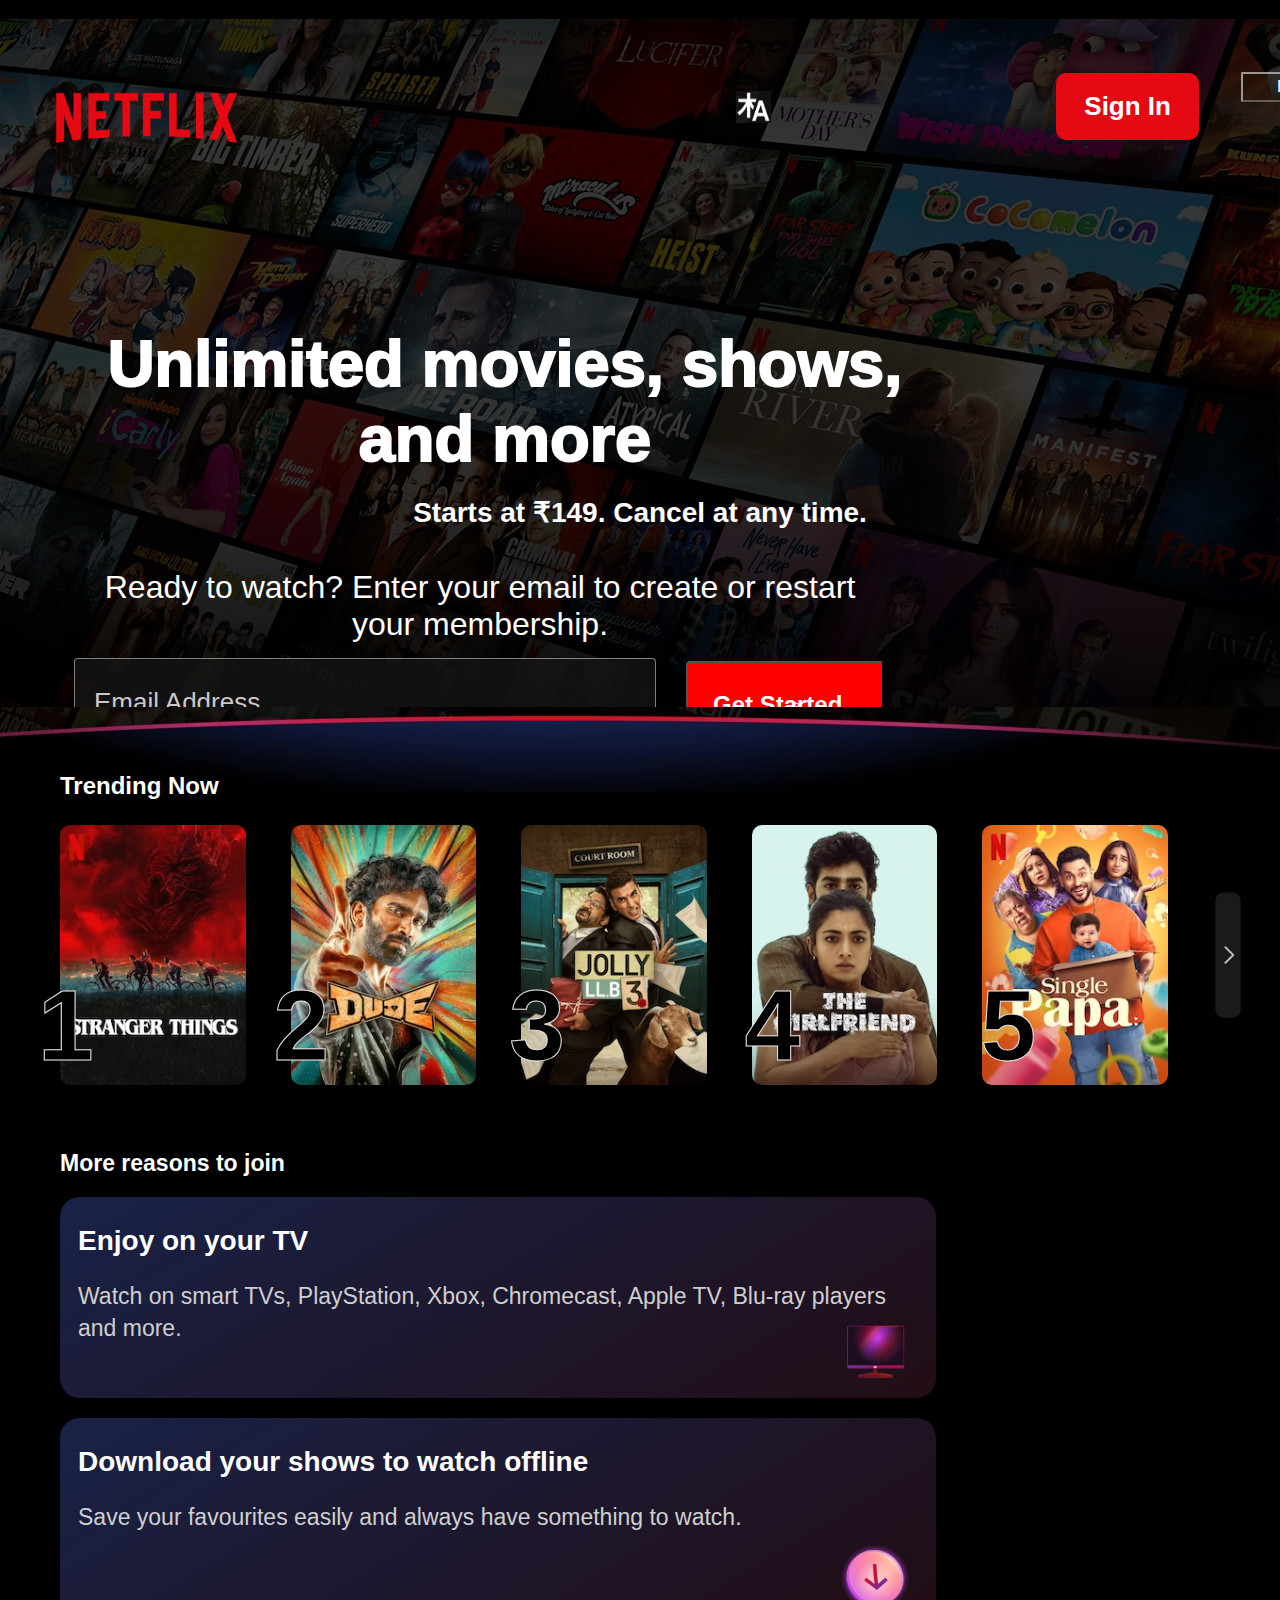
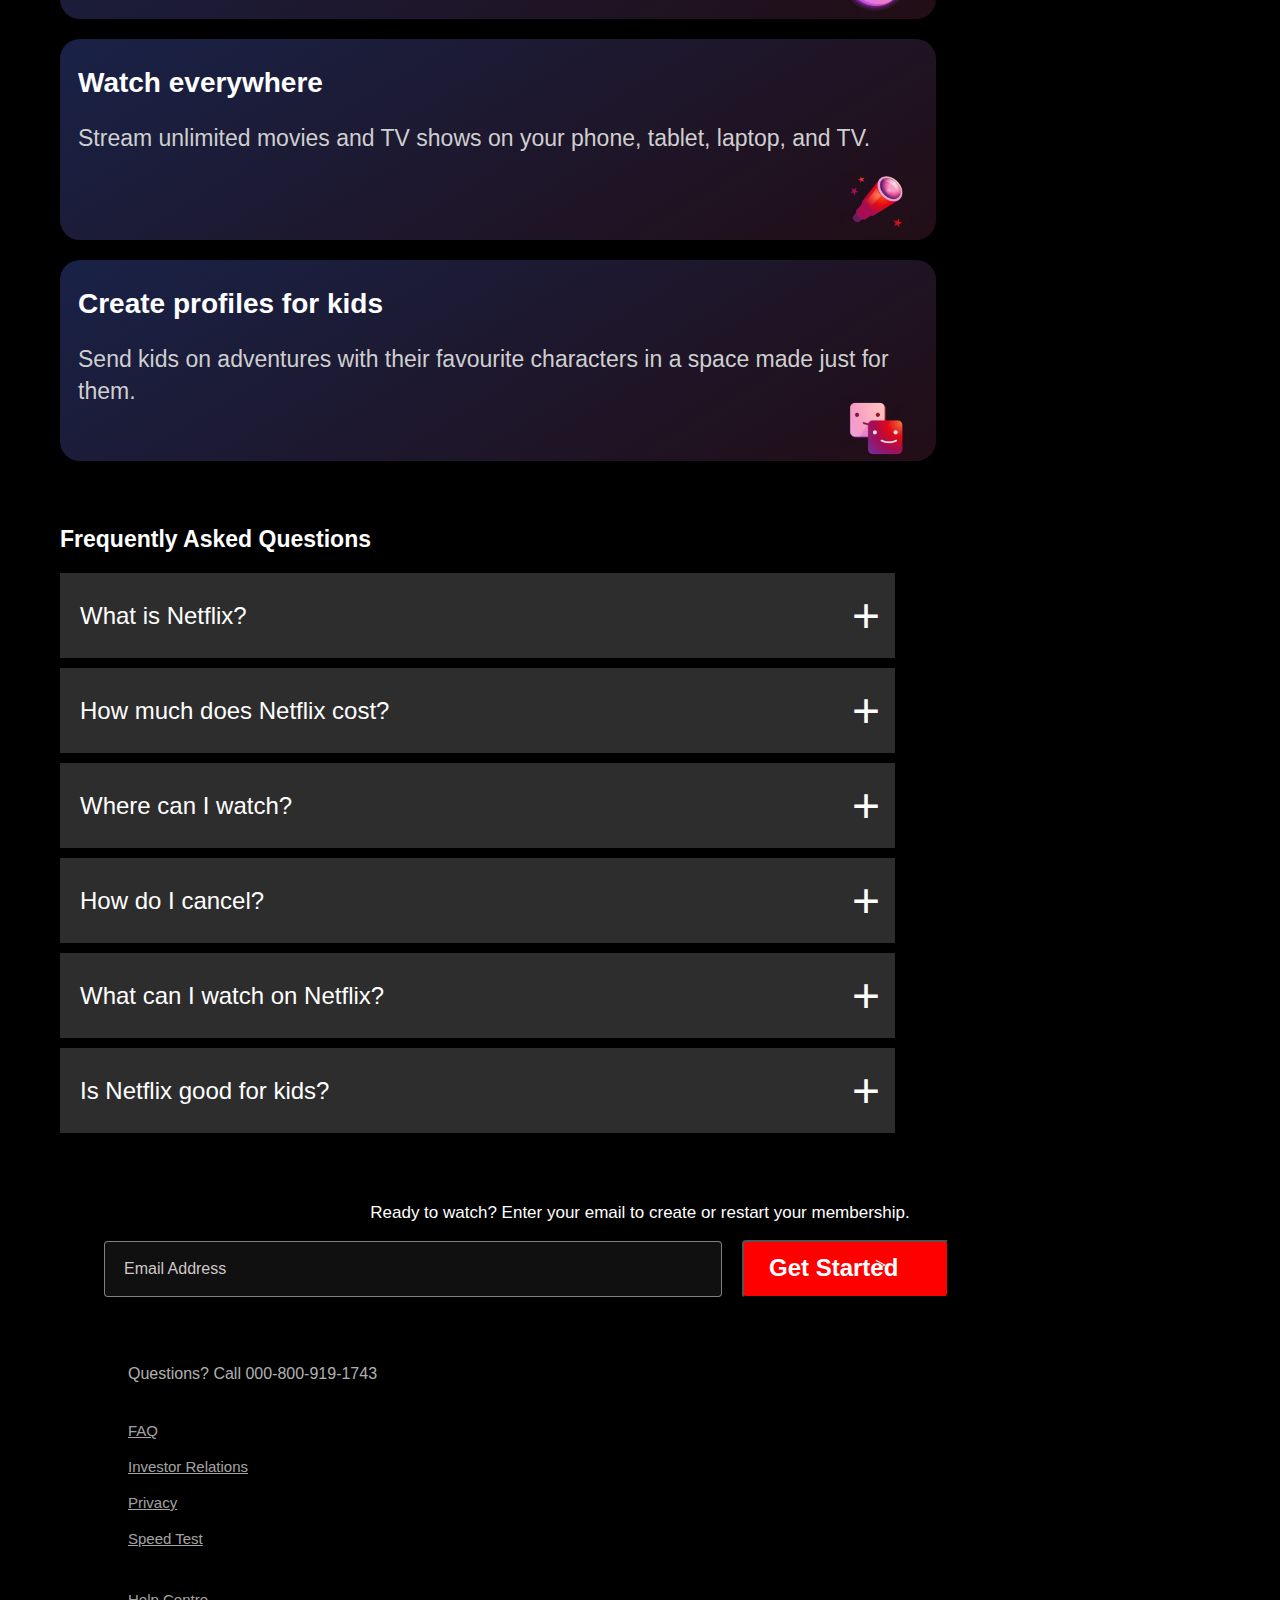
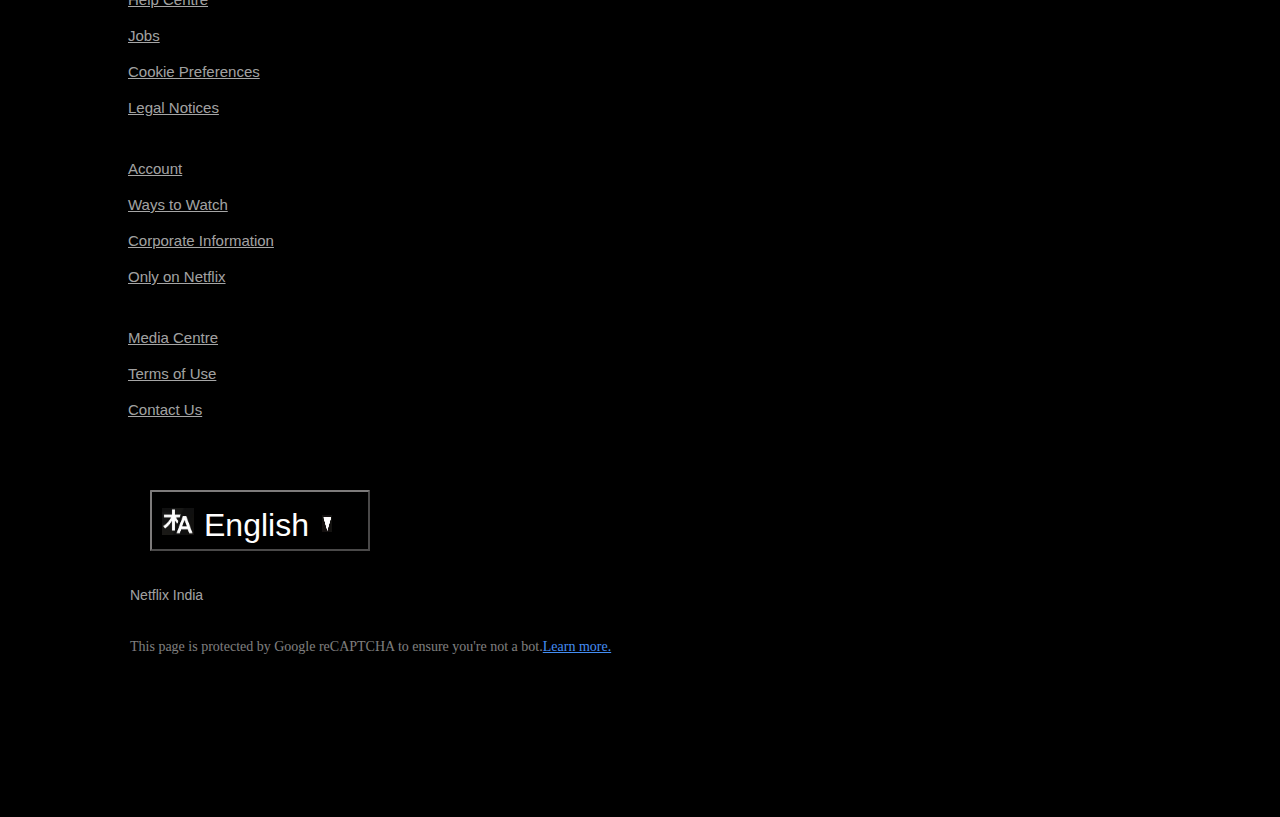
<file: index.html>
<!DOCTYPE html>
<html lang="en">
<head>
  <meta charset="UTF-8">
  <title>Netflix Clone</title>

  <!-- Auto redirect to netflix folder -->
  <meta http-equiv="refresh" content="0; url=./netflix/">
</head>
<body>
  <p>Redirecting to Netflix Clone...</p>
</body>
</html>
</file>
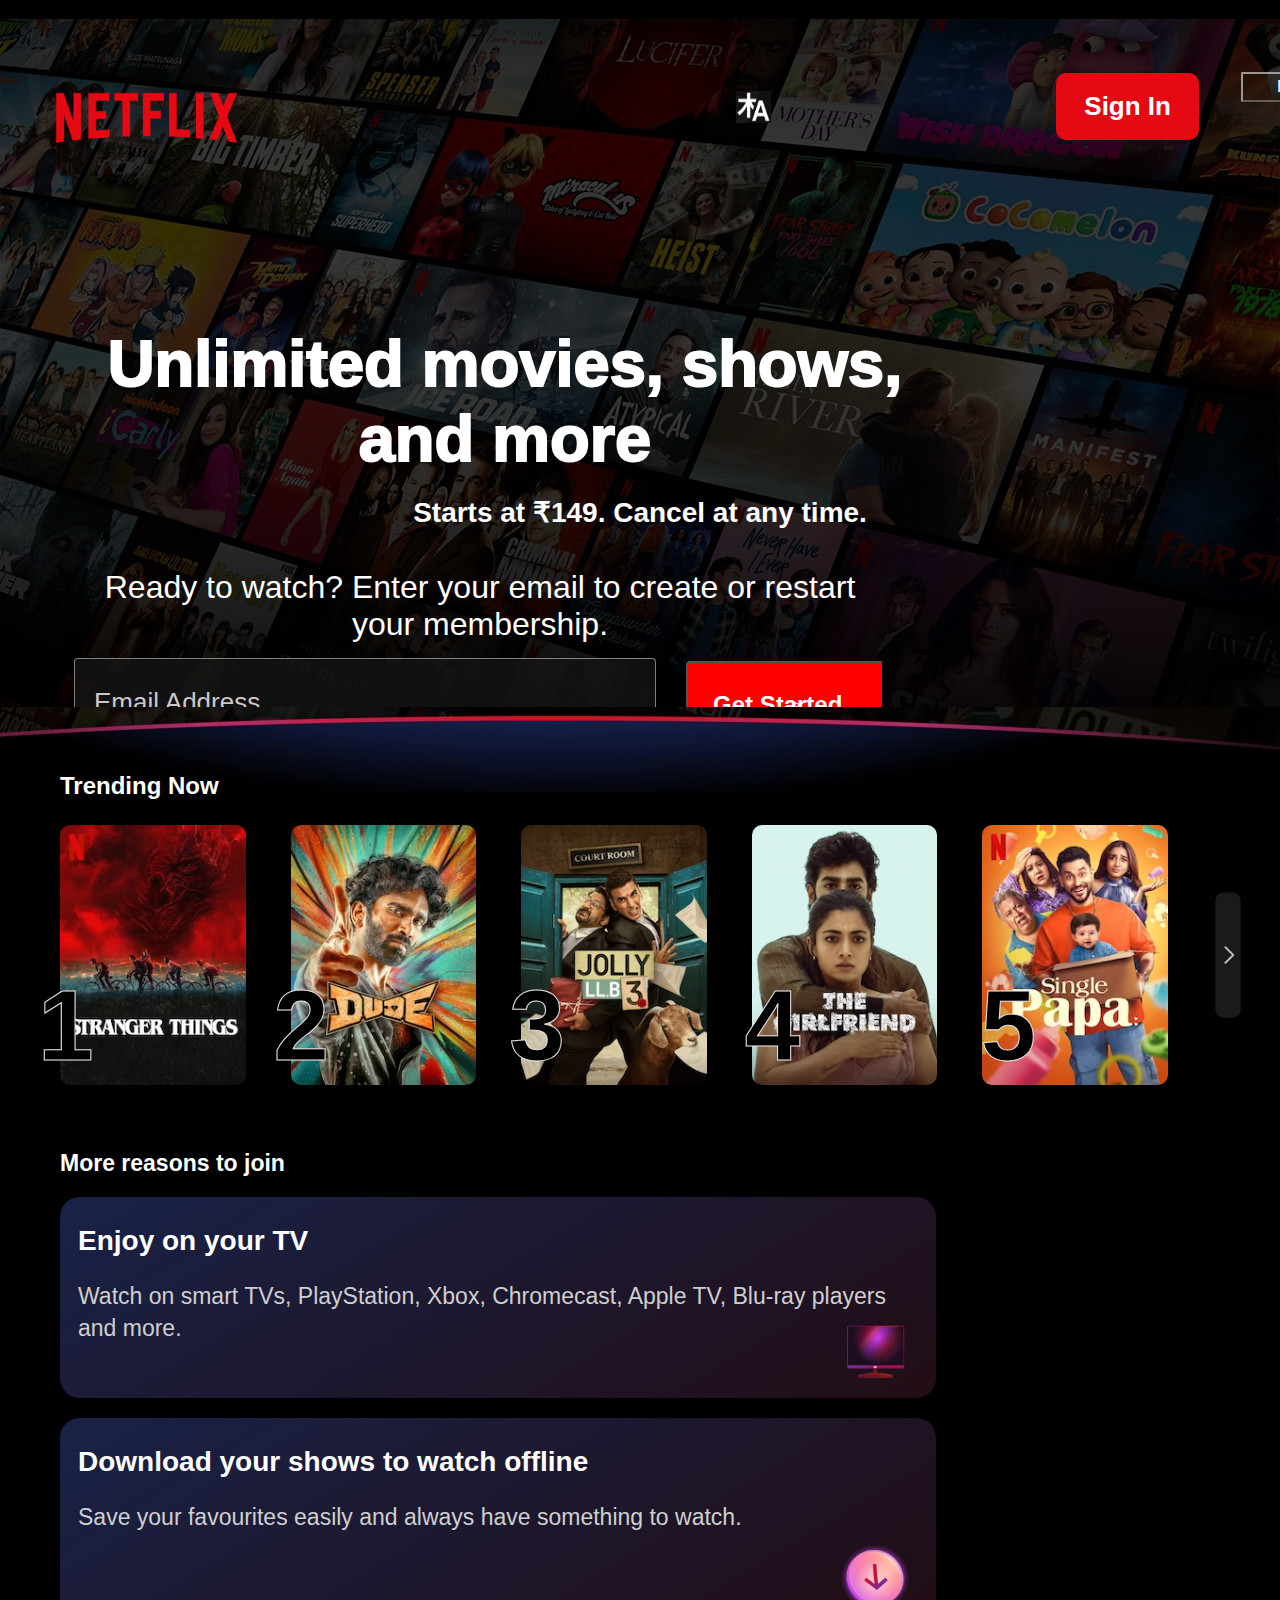
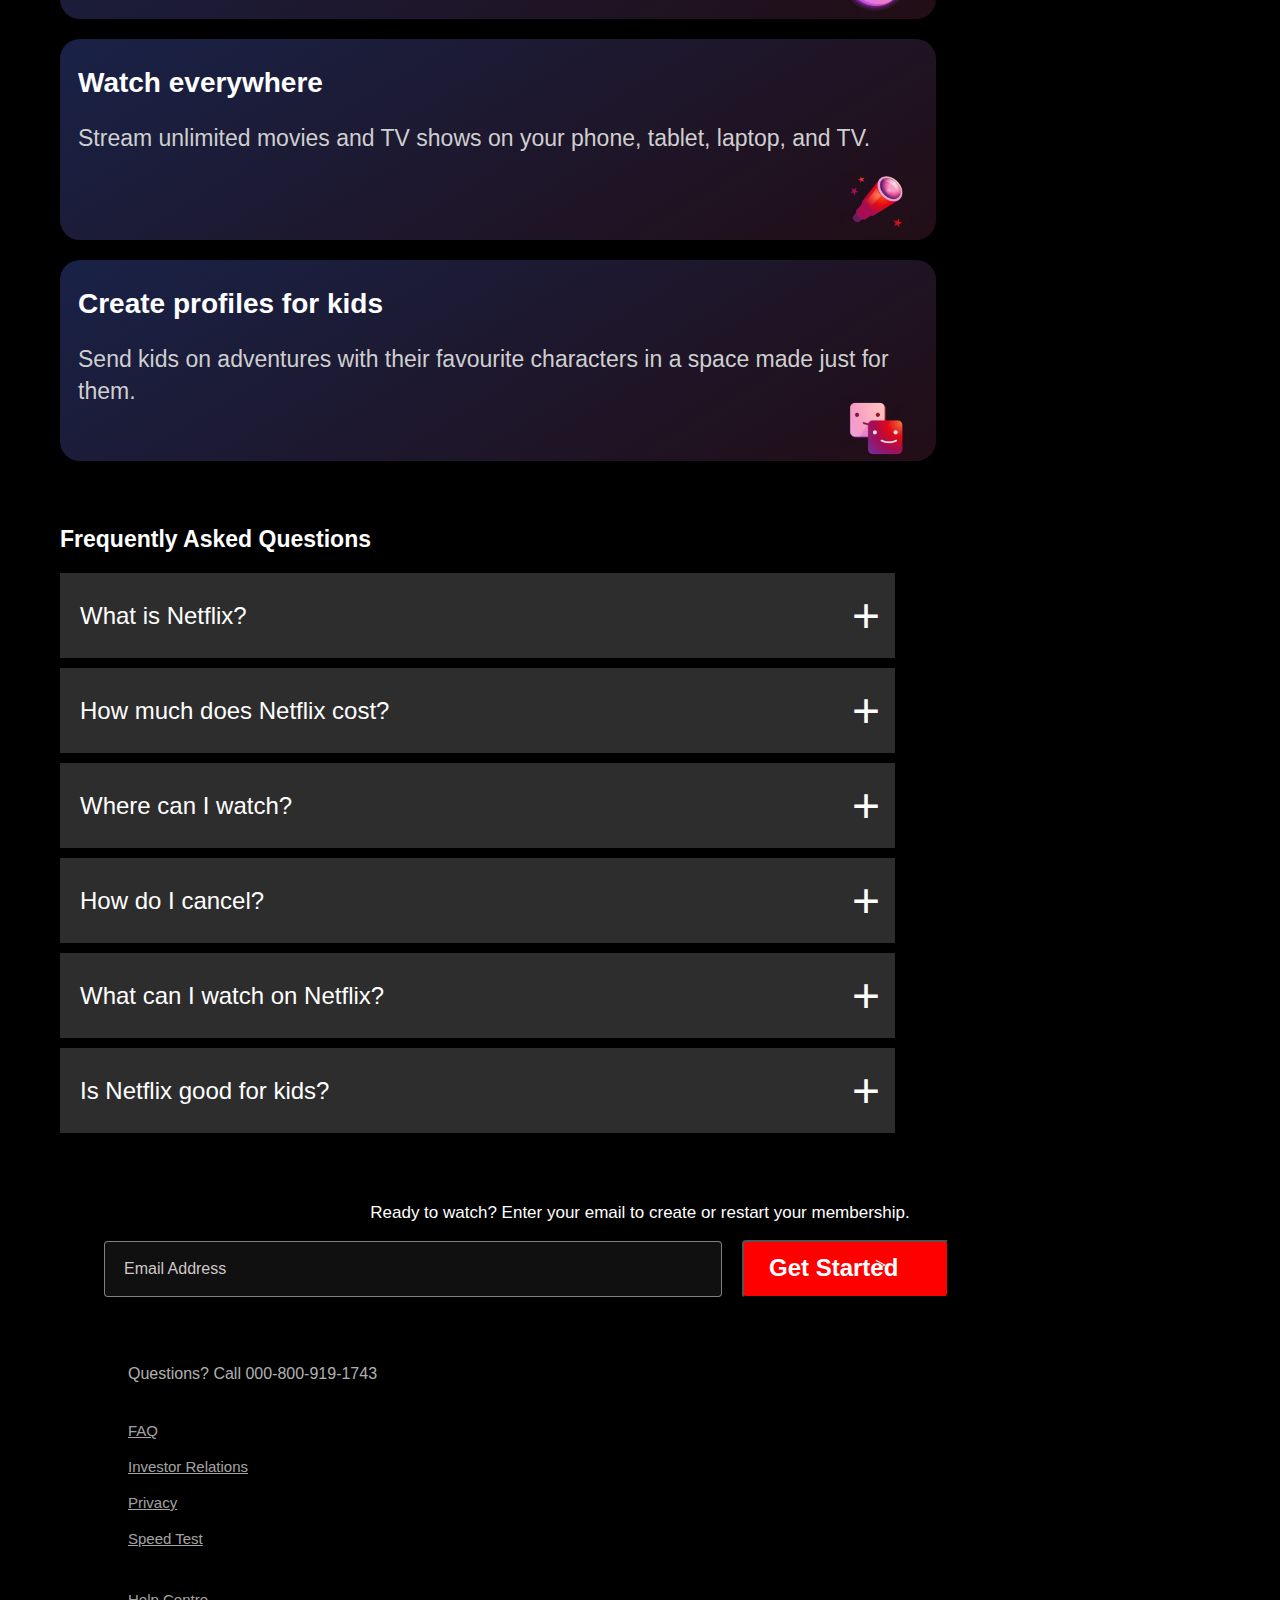
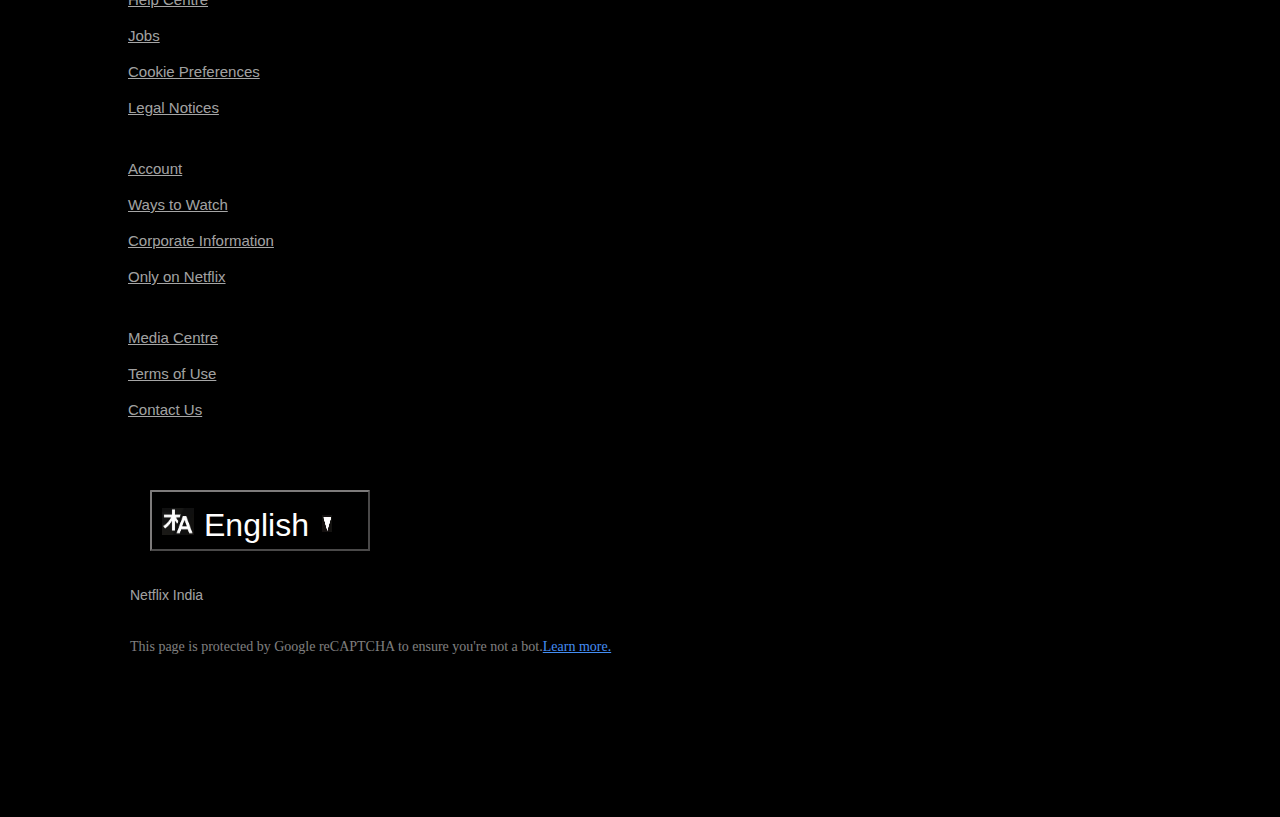
<file: netflix/index.html>
<html>

<head>
    <link rel="stylesheet" href="netflix.css">
</head>

<body>
    <div class="main">

        <div class="logo">
            <div class="netf">
                <img src="Logonetflix.png">
            </div>
            <div class="trans">
                <img src="trans.jpeg">
            </div>
            <button class="eng">English</button>
            <div class="arrow">
                <img src="arrow.jpeg">
            </div>
            <button class="sign">Sign In</button>
        </div>
        <div class="big"><b>
                Unlimited movies, shows, and more
            </b></div>
        <div class="small">
            Starts at ₹149. Cancel at any time.
        </div>
        <div class="ready">Ready to watch? Enter your email to create or restart your membership.</div>
        <input type="text" placeholder="Email Address">
        <button class="get">Get Started</button>
        <div class="get1">></div>

    </div>

    <div class="middle">
        <div class="line">
            <img src="line.jpeg">
        </div>
        <div class="trending">Trending Now</div>
        <div class="img">
            <img src="img1.webp">
            <img src="img2.webp">
            <img src="img3.webp">
            <img src="img4.webp">
            <img src="img5.webp">
            <div class="arrow3">
                <img src="arrow3.jpeg" class="arrow3">
            </div>
            <div class="numbers">
                <div>1</div>
                <div>2</div>
                <div>3</div>
                <div>4</div>
                <div>5</div>
            </div>
        </div>
        <div class="reasons">More reasons to join</div>

        <div class="purple">

            <div class="box">
                <h2>Enjoy on your TV</h2>
                <p>Watch on smart TVs, PlayStation, Xbox, Chromecast, Apple TV, Blu-ray players and more.</p>
            </div>

            <div class="box">
                <h2>Download your shows to watch offline</h2>
                <p>Save your favourites easily and always have something to watch.</p>
            </div>

            <div class="box">
                <h2>Watch everywhere</h2>
                <p>Stream unlimited movies and TV shows on your phone, tablet, laptop, and TV.</p>
            </div>

            <div class="box">
                <h2>Create profiles for kids</h2>
                <p>Send kids on adventures with their favourite characters in a space made just for them.</p>
            </div>

        </div>

        <div class="purple1">
            <img src="p1.jpeg">
            <img src="p2.jpeg">
            <img src="p3.jpeg">
            <img src="p4.jpeg">
        </div>

        <div class="freq">Frequently Asked Questions</div>


        <div class="faq-row">
            <span>What is Netflix?</span>
            <span class="plus">+</span>
        </div>

        <div class="faq-row">
            <span>How much does Netflix cost?</span>
            <span class="plus">+</span>
        </div>

        <div class="faq-row">
            <span>Where can I watch?</span>
            <span class="plus">+</span>
        </div>

        <div class="faq-row">
            <span>How do I cancel?</span>
            <span class="plus">+</span>
        </div>

        <div class="faq-row">
            <span>What can I watch on Netflix?</span>
            <span class="plus">+</span>
        </div>

        <div class="faq-row">
            <span>Is Netflix good for kids?</span>
            <span class="plus">+</span>
        </div>



        <div class="ufoot">
            <div class="ready2">Ready to watch? Enter your email to create or restart your membership.</div>
            <input type="text" placeholder="Email Address">
            <button class="get2">Get Started</button>
            <div class="get3">></div>
        </div>

        <footer>
            <div class="questions">
                Questions? Call 000-800-919-1743
            </div>
            <div class="footer">
                <div class="footer-item">
                    <a href="faq">FAQ</a><br>
                    <a href="faq">Investor Relations</a><br>
                    <a href="faq">Privacy</a><br>
                    <a href="faq">Speed Test</a>
                </div>

                <div class="footer-item">
                    <a href="faq">Help Centre</a><br>
                    <a href="faq">Jobs</a><br>
                    <a href="faq">Cookie Preferences</a><br>
                    <a href="faq">Legal Notices</a>
                </div>
                <div class="footer-item">
                    <a href="faq">Account</a><br>
                    <a href="faq">Ways to Watch</a><br>
                    <a href="faq">Corporate Information</a><br>
                    <a href="faq">Only on Netflix</a>
                </div>

                <div class="footer-item">
                    <a href="faq">Media Centre</a><br>
                    <a href="faq">Terms of Use</a><br>
                    <a href="faq">Contact Us</a>
                </div>
            </div>
        </footer>

        <div class="trans1">
            <img src="trans.jpeg">
        </div>
        <button class="eng1">English</button>
        <div class="arrow1">
            <img src="arrow.jpeg">
        </div><br><br>


        <div class="netflix">Netflix India</div><br><br>
        <div class="learn">This page is protected by Google reCAPTCHA to ensure you're not a bot.<a href>Learn more.</a>
        </div><br><br><br><br><br><br><br><br>
        <div>.kjjj</div>








</body>

</html>
</file>
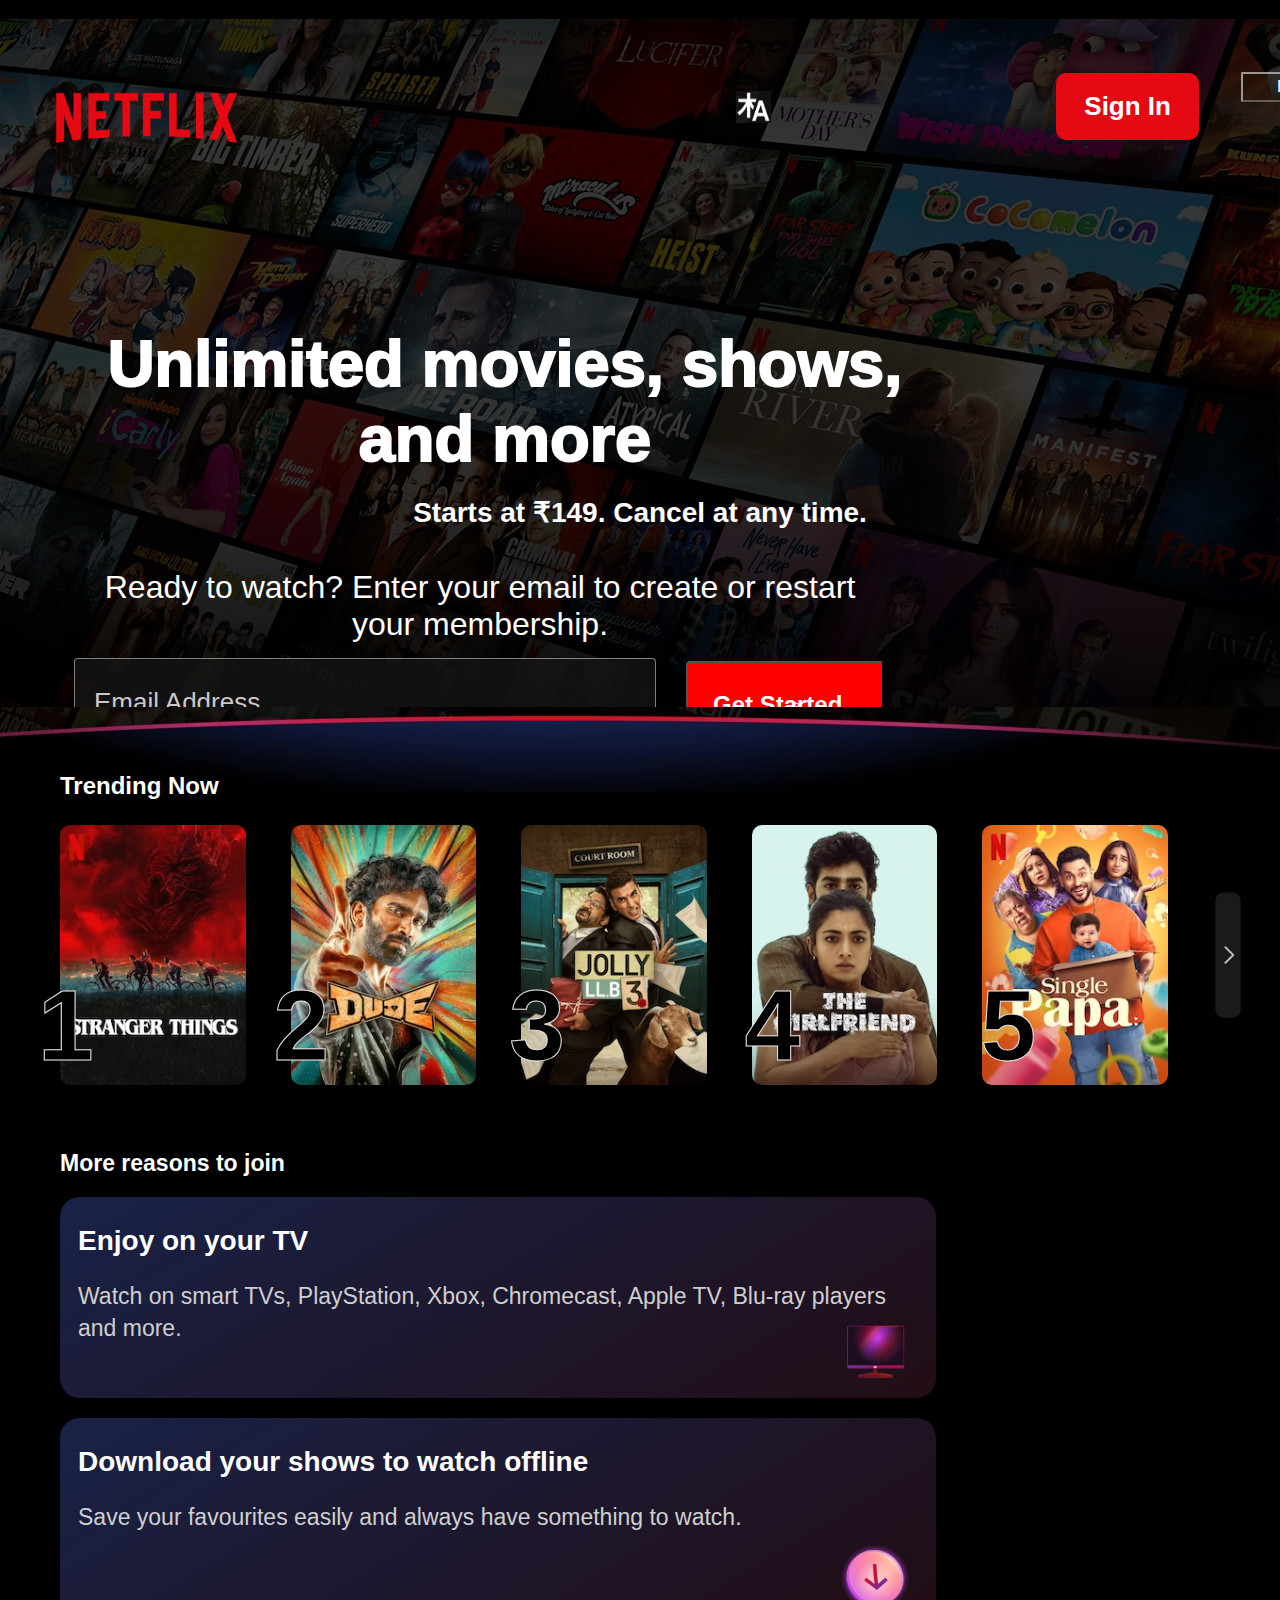
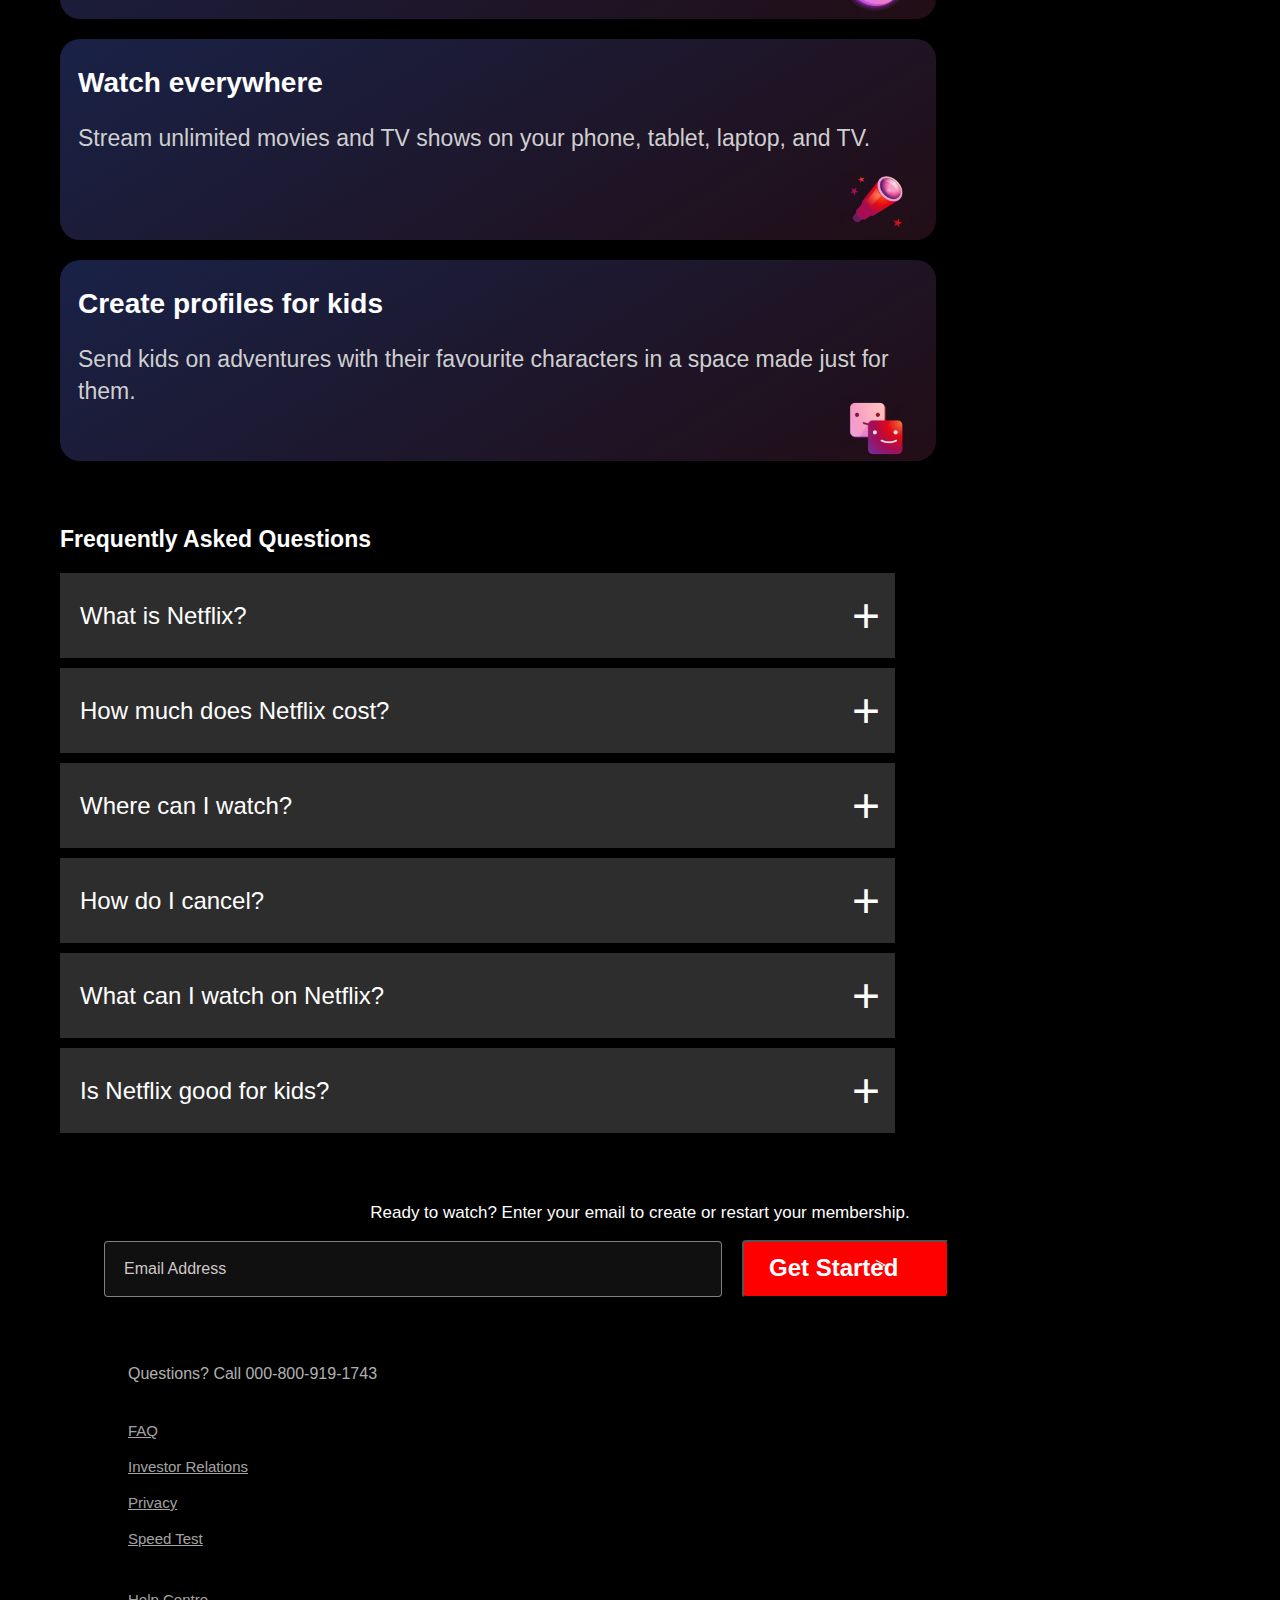
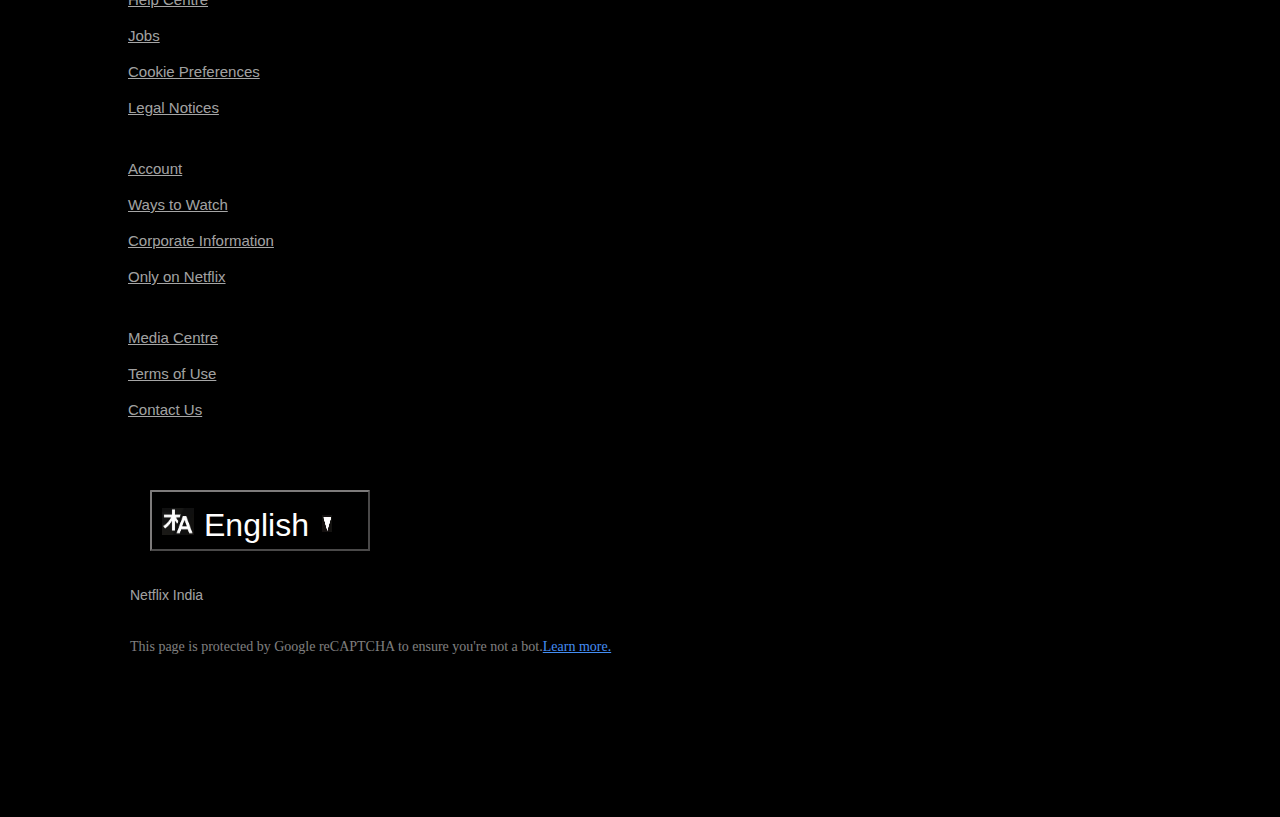
<file: netflix/netflix.html>
<html>

<head>
    <link rel="stylesheet" href="netflix.css">
</head>

<body>
    <div class="main">

        <div class="logo">
            <div class="netf">
                <img src="Logonetflix.png">
            </div>
            <div class="trans">
                <img src="trans.jpeg">
            </div>
            <button class="eng">English</button>
            <div class="arrow">
                <img src="arrow.jpeg">
            </div>
            <button class="sign">Sign In</button>
        </div>
        <div class="big"><b>
                Unlimited movies, shows, and more
            </b></div>
        <div class="small">
            Starts at ₹149. Cancel at any time.
        </div>
        <div class="ready">Ready to watch? Enter your email to create or restart your membership.</div>
        <input type="text" placeholder="Email Address">
        <button class="get">Get Started</button>
        <div class="get1">></div>

    </div>

    <div class="middle">
        <div class="line">
            <img src="line.jpeg">
        </div>
        <div class="trending">Trending Now</div>
        <div class="img">
            <img src="img1.webp">
            <img src="img2.webp">
            <img src="img3.webp">
            <img src="img4.webp">
            <img src="img5.webp">
            <div class="arrow3">
                <img src="arrow3.jpeg" class="arrow3">
            </div>
            <div class="numbers">
                <div>1</div>
                <div>2</div>
                <div>3</div>
                <div>4</div>
                <div>5</div>
            </div>
        </div>
        <div class="reasons">More reasons to join</div>

        <div class="purple">

            <div class="box">
                <h2>Enjoy on your TV</h2>
                <p>Watch on smart TVs, PlayStation, Xbox, Chromecast, Apple TV, Blu-ray players and more.</p>
            </div>

            <div class="box">
                <h2>Download your shows to watch offline</h2>
                <p>Save your favourites easily and always have something to watch.</p>
            </div>

            <div class="box">
                <h2>Watch everywhere</h2>
                <p>Stream unlimited movies and TV shows on your phone, tablet, laptop, and TV.</p>
            </div>

            <div class="box">
                <h2>Create profiles for kids</h2>
                <p>Send kids on adventures with their favourite characters in a space made just for them.</p>
            </div>

        </div>

        <div class="purple1">
            <img src="p1.jpeg">
            <img src="p2.jpeg">
            <img src="p3.jpeg">
            <img src="p4.jpeg">
        </div>

        <div class="freq">Frequently Asked Questions</div>


        <div class="faq-row">
            <span>What is Netflix?</span>
            <span class="plus">+</span>
        </div>

        <div class="faq-row">
            <span>How much does Netflix cost?</span>
            <span class="plus">+</span>
        </div>

        <div class="faq-row">
            <span>Where can I watch?</span>
            <span class="plus">+</span>
        </div>

        <div class="faq-row">
            <span>How do I cancel?</span>
            <span class="plus">+</span>
        </div>

        <div class="faq-row">
            <span>What can I watch on Netflix?</span>
            <span class="plus">+</span>
        </div>

        <div class="faq-row">
            <span>Is Netflix good for kids?</span>
            <span class="plus">+</span>
        </div>



        <div class="ufoot">
            <div class="ready2">Ready to watch? Enter your email to create or restart your membership.</div>
            <input type="text" placeholder="Email Address">
            <button class="get2">Get Started</button>
            <div class="get3">></div>
        </div>

        <footer>
            <div class="questions">
                Questions? Call 000-800-919-1743
            </div>
            <div class="footer">
                <div class="footer-item">
                    <a href="faq">FAQ</a><br>
                    <a href="faq">Investor Relations</a><br>
                    <a href="faq">Privacy</a><br>
                    <a href="faq">Speed Test</a>
                </div>

                <div class="footer-item">
                    <a href="faq">Help Centre</a><br>
                    <a href="faq">Jobs</a><br>
                    <a href="faq">Cookie Preferences</a><br>
                    <a href="faq">Legal Notices</a>
                </div>
                <div class="footer-item">
                    <a href="faq">Account</a><br>
                    <a href="faq">Ways to Watch</a><br>
                    <a href="faq">Corporate Information</a><br>
                    <a href="faq">Only on Netflix</a>
                </div>

                <div class="footer-item">
                    <a href="faq">Media Centre</a><br>
                    <a href="faq">Terms of Use</a><br>
                    <a href="faq">Contact Us</a>
                </div>
            </div>
        </footer>

        <div class="trans1">
            <img src="trans.jpeg">
        </div>
        <button class="eng1">English</button>
        <div class="arrow1">
            <img src="arrow.jpeg">
        </div><br><br>


        <div class="netflix">Netflix India</div><br><br>
        <div class="learn">This page is protected by Google reCAPTCHA to ensure you're not a bot.<a href>Learn more.</a>
        </div><br><br><br><br><br><br><br><br>
        <div>.kjjj</div>








</body>

</html>
</file>
<file: netflix/netflix.css>
html {
    overflow-x: hidden;
}

body {
    background-color: black;
    margin: 0;
    padding: 0;
    overflow-x: hidden;



}

.main {
    padding-top: 13px;
    ;
    background-image:
        linear-gradient(rgba(0, 0, 0, 0.8), rgba(0, 0, 0, 0.1)),
        linear-gradient(to top, rgba(0, 0, 0.5), rgba(0, 0, 0, 0.003)),
        url("cover.jpg");
    background-position: center center;
    background-op: ;
    width: 100%;
    background-size: max(1200px, 100vw);
    background-repeat: no-repeat;
    height: 744px;
    position: relative;
}




.logo {

    display: flex;
    justify-content: space-between;
    align-items: center;
    max-width: 90vw;

}



.logo img {
    height: 48px;
    width: 148px;
    display: block;
    position: relative;
    left: 130px;


}

.eng {
    font-family: 'Poppins', sans-serif;
    color: rgb(255, 255, 255);
    font-size: 1rem;
    font-weight: 400;
    padding-top: 4px;
    padding-right: calc(2rem + 0rem);
    padding-bottom: 4px;
    padding-left: calc(0.625rem + 1rem + 0.5rem);
    position: relative;
    left: 470px;
    background: rgba(22, 22, 22, 0);
    border-radius: 1px;

    border-color: rgba(208, 205, 205, 0.7);


}

.trans img {

    width: 1rem;
    height: 1rem;
    left: 0.75rem;
    position: relative;
    left: 732px;

}

/* .whiteb{
    border:1px solid white;
    position: relative;
    height:40px;
    width:40px;

} */

.arrow img {


    width: 9px;
    height: 7px;
    left: 0.75rem;
    position: relative;
    left: 212px;



}

.sign {
    background-color: #e50914;
    border: none;
    padding: 8px 18px;
    color: white;
    border-radius: 4px;
    cursor: pointer;
    font-size: 16px;
}

.big {
    padding-top: 13%;
    padding-left: 400px;
    width: 630px;
    text-align: center;
    color: white;
    font-family: 'Poppins', sans-serif;
    font-weight: 1000;
    font-size: 56px;

}

.small {
    text-align: center;
    font-weight: 600;
    font-size: 20px;
    padding-top: 20px;
    color: white;
    font-family: 'Poppins', sans-serif;
}

.ready {

    font-family: 'Poppins', sans-serif;
    font-size: 16px;
    padding-top: 40px;
    text-align: center;
    color: white;

}

.main input {
    padding: 23px 171px 21px 14px;
    color: white;
    font-size: 16px;
    border-radius: 4px;
    background-color: rgba(23, 23, 23, 0.7);
    border: 1px solid rgba(246, 238, 238, 0.5);
    position: relative;
    left: 444px;
    top: 15px;
}

.get {
    background-color: red;
    color: white;
    padding: 18px 40px 18px 25px;
    font-size: 24px;
    border-radius: 4px;
    font-weight: 700;
    position: relative;
    left: 450px;
    top: 17px;


}

.get1 {
    background-color: red;
    color: white;
    width: 20px;
    font-size: 20px;
    border-radius: 4px;
    font-weight: 400;
    position: relative;
    left: 975px;
    top: -30px;

}

.line {
    position: relative;
    top: -50px;
    width: 100%;
}

.trending {
    font-family: 'Poppins', sans-serif;
    color: white;
    font-size: 24px;
    padding-left: 120px;
    padding-top: 0px;
    position: relative;
    top: -70px;
    font-weight: 600;

}

.img img {
    height: 240px;
    width: 177px;
    border-radius: 10px;
}

.arrow3 img {
    width: 30px;
    height: 130px;
}

.img {
    display: flex;
    position: relative;
    top: -45px;
    align-items: center;
    padding-left: 140px;
    padding-top: px;
    gap: 45px;


}

.numbers {
    display: flex;
    color: white;
    font-size: 100px;

    position: relative;
    top: 70px;
    left: -1180px;
    gap: 160px;
    color: black;
    -webkit-text-stroke: 1px rgb(231, 227, 227);
    font-family: 'Poppins', sans-serif;
    font-weight: bolder;

}

.reasons {

    font-size: 23px;
    padding-top: 20px;
    color: white;
    font-family: 'Poppins', sans-serif;
    font-weight: 600;
    padding-left: 120px;


}

.purple {
    display: flex;
    padding-left: 120px;
    padding-top: 20px;
    gap: 20px;
}

.box1 {
    height: 290px;
    width: 270px;
    border-radius: 20px;
    background: linear-gradient(149deg, #192247 0%, #210e17 96.86%);

}

.box2 {
    height: 290px;
    width: 270px;
    border-radius: 20px;
    background: linear-gradient(149deg, #192247 0%, #210e17 96.86%);

}

.box3 {
    height: 290px;
    width: 270px;
    border-radius: 20px;
    background: linear-gradient(149deg, #192247 0%, #210e17 96.86%);

}

.box4 {
    height: 290px;
    width: 270px;
    border-radius: 20px;
    background: linear-gradient(149deg, #192247 0%, #210e17 96.86%);

}

.purple {
    display: flex;
    gap: 20px;
    padding-left: 120px;
}

.box {
    height: 265px;
    width: 240px;
    border-radius: 20px;
    padding: 18px;
    background: linear-gradient(149deg, #192247 0%, #210e17 96.86%);
    color: white;
    font-family: 'Poppins', sans-serif;
}

.box h2 {
    margin-top: 10px;
    font-size: 22px;
    font-weight: 700;
    margin-bottom: 14px;
}

.box p {
    font-size: 16px;
    line-height: 1.4;
    color: #cfcfcf;
}

.purple1 {
    display: flex;
    justify-content: center;
    gap: 230px;
    margin-top: -80px;
    margin-left: 95px;
    padding-left: 50px;
}

.purple1 img {
    height: 65px;
    width: 70px;
}

.freq {
    font-size: 23px;
    padding-top: 65px;
    color: white;
    font-family: 'Poppins', sans-serif;
    font-weight: 600;
    padding-left: 120px;
    padding-bottom: 20px;

}



.faq-row {
    display: flex;
    justify-content: space-between;
    align-items: center;
    margin-left: 120px;


    background-color: #2d2d2d;
    padding: 15px;
    padding-left: 20px;
    margin-bottom: 10px;
    width: 1140px;
    font-family: 'Poppins', sans-serif;

    font-size: 24px;
    color: white;
    cursor: pointer;
}

.faq-row:hover {
    background-color: rgb(78, 74, 74);
    transition: 0.8s;
}

.plus {
    font-size: 48px;
    font-weight: 200;
}

.ready2 {

    font-family: 'Poppins', sans-serif;
    font-size: 17px;
    padding-top: 60px;
    text-align: center;
    color: white;

}

.ufoot input {
    padding: 18px 390px 18px 19px;
    color: rgb(255, 255, 255);
    font-size: 16px;
    border-radius: 4px;
    background-color: rgba(23, 23, 23, 0.7);
    border: 1px solid rgba(246, 238, 238, 0.5);
    position: relative;
    left: 324px;
    top: 15px;

}

input::placeholder {
    color: rgb(207, 199, 199);
    opacity: 1;
    /* important for Chrome */
}

.get2 {
    background-color: red;
    color: white;
    padding: 12px 49px 14px 25px;
    font-size: 24px;
    border-radius: 4px;
    font-weight: 700;
    position: relative;
    left: 330px;
    top: 17px;

}

.get3 {
    background-color: red;
    color: white;
    width: 20px;
    font-size: 20px;
    border-radius: 4px;
    font-weight: 400;
    position: relative;
    left: 1086px;
    top: -28px;

}

footer {
    color: rgba(255, 255, 255, 0.7);
    max-width: 80vw;
    margin: auto;
    padding: 60px;
    font-family: 'Poppins', sans-serif;
}

.footer-item {
    color: rgba(255, 255, 255, 0.7);
    line-height: 2.4;
}

footer .questions {
    font-family: 'Poppins', sans-serif;
    margin-bottom: 30px;

}

footer a {
    color: rgba(255, 255, 255, 0.65);
    font-size: 15px;
}


.footer {
    display: grid;
    grid-template-columns: 1fr 1fr 1fr 1fr;
    color: rgba(255, 255, 255, 0.7);
}

.eng1 {
    font-family: 'Poppins', sans-serif;
    color: rgb(255, 255, 255);
    font-size: 1rem;
    margin-left: 130px;
    padding-left: 32px;
    padding-right: 29px;
    padding-top: 5px;
    padding-bottom: 5px;
    margin-top: -25px;

    font-weight: 400;
    background: rgba(22, 22, 22, 0);
    border-radius: 0.5px;

    border-color: rgba(208, 205, 205, 0.6);


}

.trans1 img {

    width: 1rem;
    height: 1rem;
    position: relative;
    left: 139px;
    top: 0px;
}

.arrow1 img {


    width: 9px;
    height: 7px;
    position: relative;
    left: 222px;
    margin-top: -20px;


}

.netflix {
    color: rgba(255, 255, 255, 0.65);
    font-family: 'Poppins', sans-serif;
    font-size: 14px;
    margin-left: 130px;
}

.learn {
    color: rgba(255, 255, 255, 0.5);
    font-size: 14px;
    margin-left: 130px;
}

.learn a {
    color: rgb(68, 142, 244);
}

@media screen and (max-width: 1300px) {


    .netf img {
        height: 60px;
        width: 193px;
        display: block;
        position: relative;
        left: 50px;
        top: 30px;


    }

    .sign {
        background-color: #e50914;
        border: none;
        padding: 18px 28px;
        color: white;
        border-radius: 4px;
        cursor: pointer;
        font-size: 26px;
        font-weight: 900;
        margin: 60px -47px 20px 20px;
        border-radius: 10px;
    }

    .eng {
        font-family: 'Poppins', sans-serif;
        color: rgb(255, 255, 255);
        font-size: 1rem;
        font-weight: 400;
        padding-top: 4px;
        padding-right: calc(2rem + 0rem);
        padding-bottom: 4px;
        padding-left: calc(0.625rem + 1rem + 0.5rem);
        position: relative;
        left: 670px;
        background: rgba(22, 22, 22, 0);
        border-radius: 1px;

        border-color: rgba(208, 205, 205, 0.7);


    }

    .whiteb {
        border: 1px solid white;
        position: relative;
        height: 40px;
        width: 40px;

    }

    .trans img {

        width: 35px;
        height: 2rem;
        left: 0.75rem;
        position: relative;
        left: 372px;
        top: 20px;

    }

    .arrow img {


        width: 0px;
        height: 0px;
        left: 0.75rem;
        position: relative;
        left: 82px;
        top: 20px;



    }

    .big {
        padding-top: 13%;
        padding-left: 60px;
        width: 890px;
        text-align: center;
        color: white;
        font-family: 'Poppins', sans-serif;
        font-weight: 1000;
        font-size: 65px;

    }

    .small {
        text-align: center;
        font-weight: 600;
        font-size: 28px;
        padding-top: 20px;
        color: white;
        font-family: 'Poppins', sans-serif;
    }

    .ready {

        font-family: 'Poppins', sans-serif;
        font-size: 32px;
        width: 800px;
        padding-top: 40px;
        padding-left: 80px;
        text-align: center;
        color: white;

    }

    .main input {
        padding: 28px 226px 26px 19px;
        color: white;
        font-size: 26px;
        border-radius: 4px;
        background-color: rgba(23, 23, 23, 0.7);
        border: 1px solid rgba(246, 238, 238, 0.5);
        position: relative;
        left: 74px;
        top: 15px;
    }

    .get {
        background-color: red;
        color: white;
        padding: 28px 40px 25px 25px;
        font-size: 24px;
        border-radius: 4px;
        font-weight: 700;
        position: relative;
        left: 100px;
        top: 17px;


    }

    .get1 {
        background-color: red;
        color: white;
        width: 0px;
        font-size: 20px;
        border-radius: 4px;
        font-weight: 400;
        position: relative;
        left: 790px;
        top: -36px;

    }

    .line {
        position: relative;
        top: -50px;
        left: -250px;
        width: 100%;
    }

    .trending {
        font-family: 'Poppins', sans-serif;
        color: white;
        font-size: 24px;
        padding-left: 60px;
        padding-top: 0px;
        position: relative;
        top: -70px;
        font-weight: 600;

    }

    .img img {
        height: 260px;
        width: 197px;
        border-radius: 10px;
    }

    .arrow3 img {
        width: 30px;
        height: 130px;
    }

    .img {
        display: flex;
        position: relative;
        top: -45px;
        align-items: center;
        padding-left: 60px;
        padding-top: px;
        gap: 45px;


    }

    .numbers {
        display: flex;
        color: white;
        font-size: 100px;

        position: relative;
        top: 70px;
        left: -1250px;
        gap: 180px;
        color: black;
        -webkit-text-stroke: 1px rgb(231, 227, 227);
        font-family: 'Poppins', sans-serif;
        font-weight: bolder;

    }

    .reasons {

        font-size: 23px;
        padding-top: 20px;
        color: white;
        font-family: 'Poppins', sans-serif;
        font-weight: 600;
        padding-left: 60px;


    }

    .purple {
        display: flex;
        flex-direction: column;
        padding-left: 60px;
        padding-top: 20px;
        gap: 20px;
    }

    .box {
        height: 165px;
        width: 840px;
        border-radius: 20px;
        padding: 18px;
        background: linear-gradient(149deg, #192247 0%, #210e17 96.86%);
        color: white;
        font-family: 'Poppins', sans-serif;
    }

    .purple1 {
        display: flex;
        flex-direction: column;
        justify-content: centre;
        gap: 160px;
        margin-top: -740px;
        margin-left: 790px;
        padding-left: 50px;


    }

    .box h2 {
        margin-top: 10px;
        font-size: 28px;
        font-weight: 700;
        margin-bottom: 14px;
    }

    .box p {
        font-size: 23px;
        line-height: 1.4;
        color: #cfcfcf;
    }

    .freq {
        font-size: 23px;
        padding-top: 65px;
        color: white;
        font-family: 'Poppins', sans-serif;
        font-weight: 600;
        padding-left: 60px;
        padding-bottom: 20px;

    }



    .faq-row {
        display: flex;
        justify-content: space-between;
        align-items: center;
        margin-left: 60px;


        background-color: #2d2d2d;
        padding: 15px;
        padding-left: 20px;
        margin-bottom: 10px;
        width: 800px;
        font-family: 'Poppins', sans-serif;

        font-size: 24px;
        color: white;
        cursor: pointer;
    }

    .ufoot input {
        padding: 18px 390px 18px 19px;
        color: rgb(255, 255, 255);
        font-size: 16px;
        border-radius: 4px;
        background-color: rgba(23, 23, 23, 0.7);
        border: 1px solid rgba(246, 238, 238, 0.5);
        position: relative;
        left: 104px;
        top: 15px;

    }

    .get2 {
        background-color: red;
        color: white;
        padding: 12px 49px 14px 25px;
        font-size: 24px;
        border-radius: 4px;
        font-weight: 700;
        position: relative;
        left: 120px;
        top: 17px;

    }

    .get3 {
        background-color: red;
        color: white;
        width: 0px;
        font-size: 20px;
        border-radius: 4px;
        font-weight: 400;
        position: relative;
        left: 875px;
        top: -28px;

    }

    .footer {
        display: grid;
        grid-template-columns: 1fr;
        gap: 25px;
    }

    .eng1 {
        font-family: 'Poppins', sans-serif;
        color: rgb(255, 255, 255);
        font-size: 32px;
        margin-left: 150px;
        padding-left: 52px;
        padding-right: 59px;
        padding-top: 15px;
        padding-bottom: 5px;
        margin-top: -25px;

        font-weight: 400;
        background: rgba(22, 22, 22, 0);
        border-radius: 0.5px;

        border-color: rgba(208, 205, 205, 0.6);


    }

    .trans1 img {

        width: 2rem;
        height: 1.7rem;
        position: relative;
        left: 162px;
        top: 20px;
    }

    .arrow1 img {


        width: 10px;
        height: 17px;
        position: relative;
        left: 322px;
        margin-top: -36px;


    }

}
</file>
